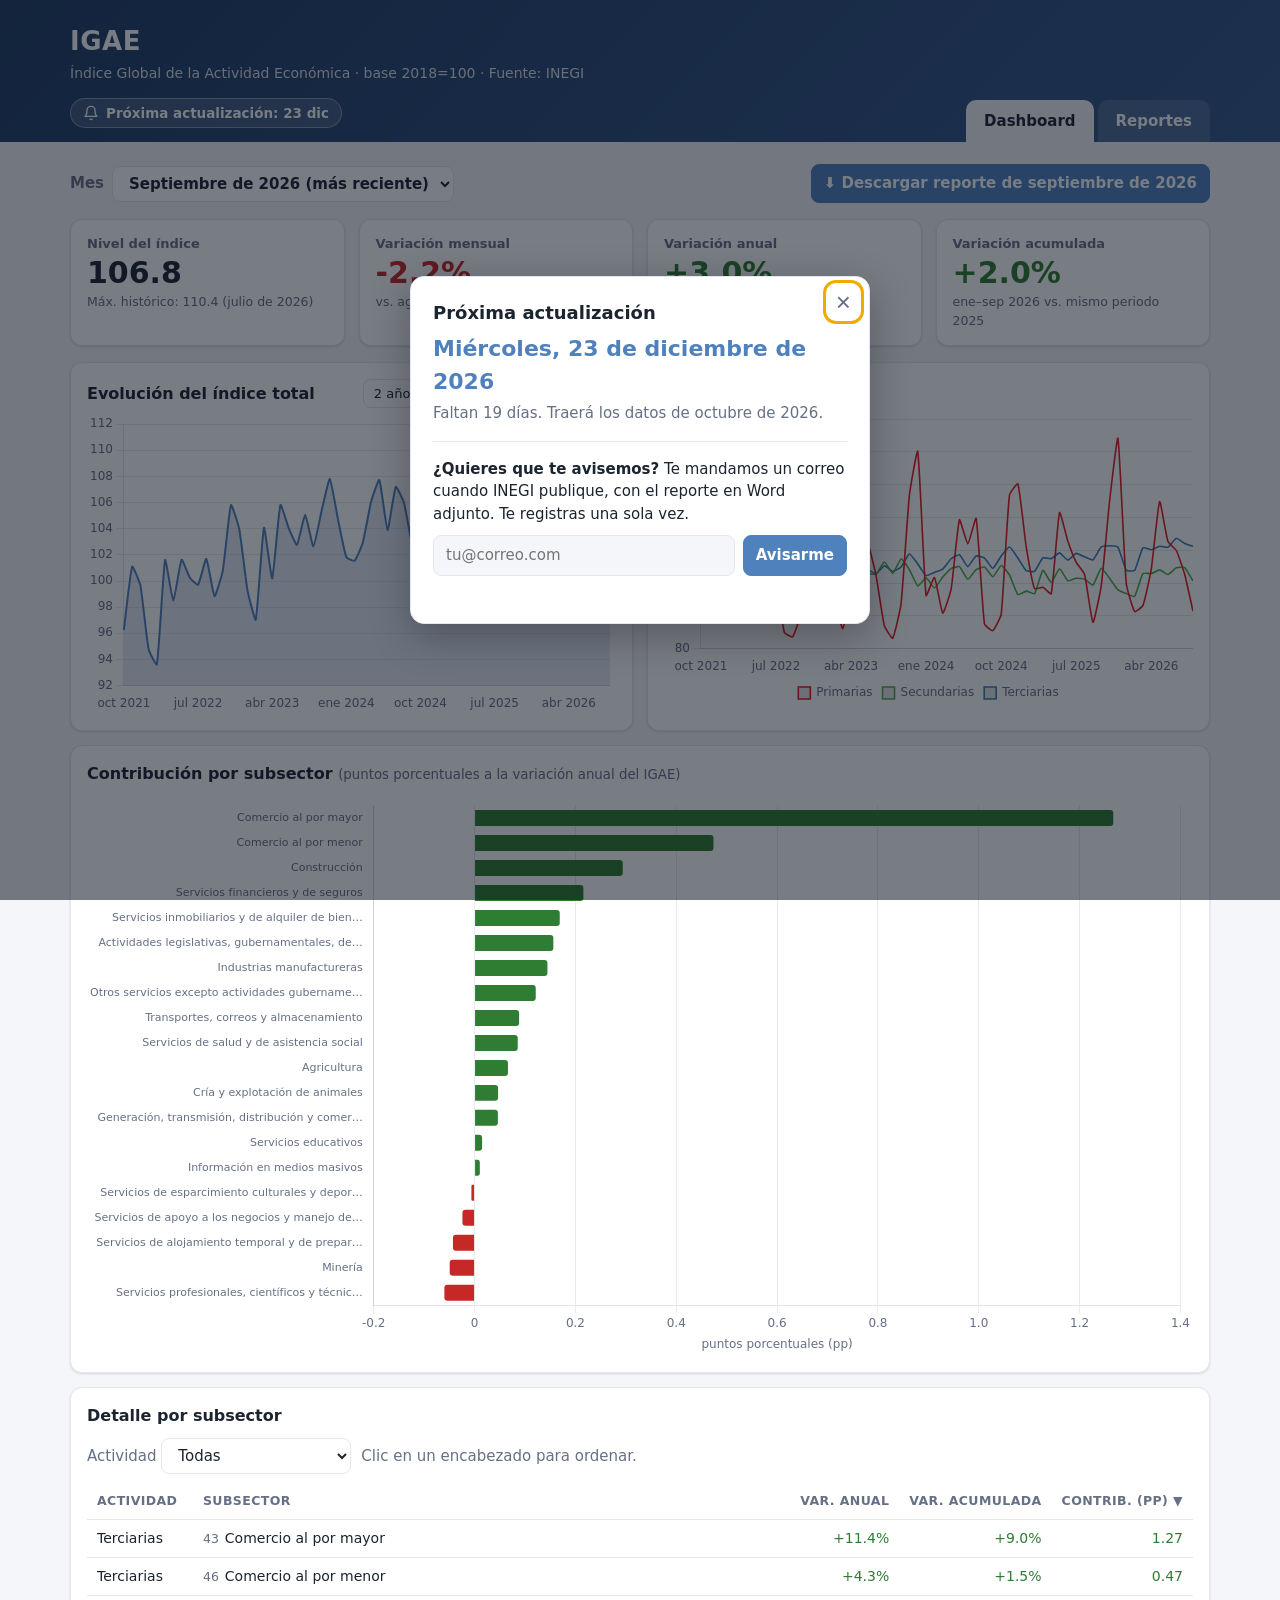
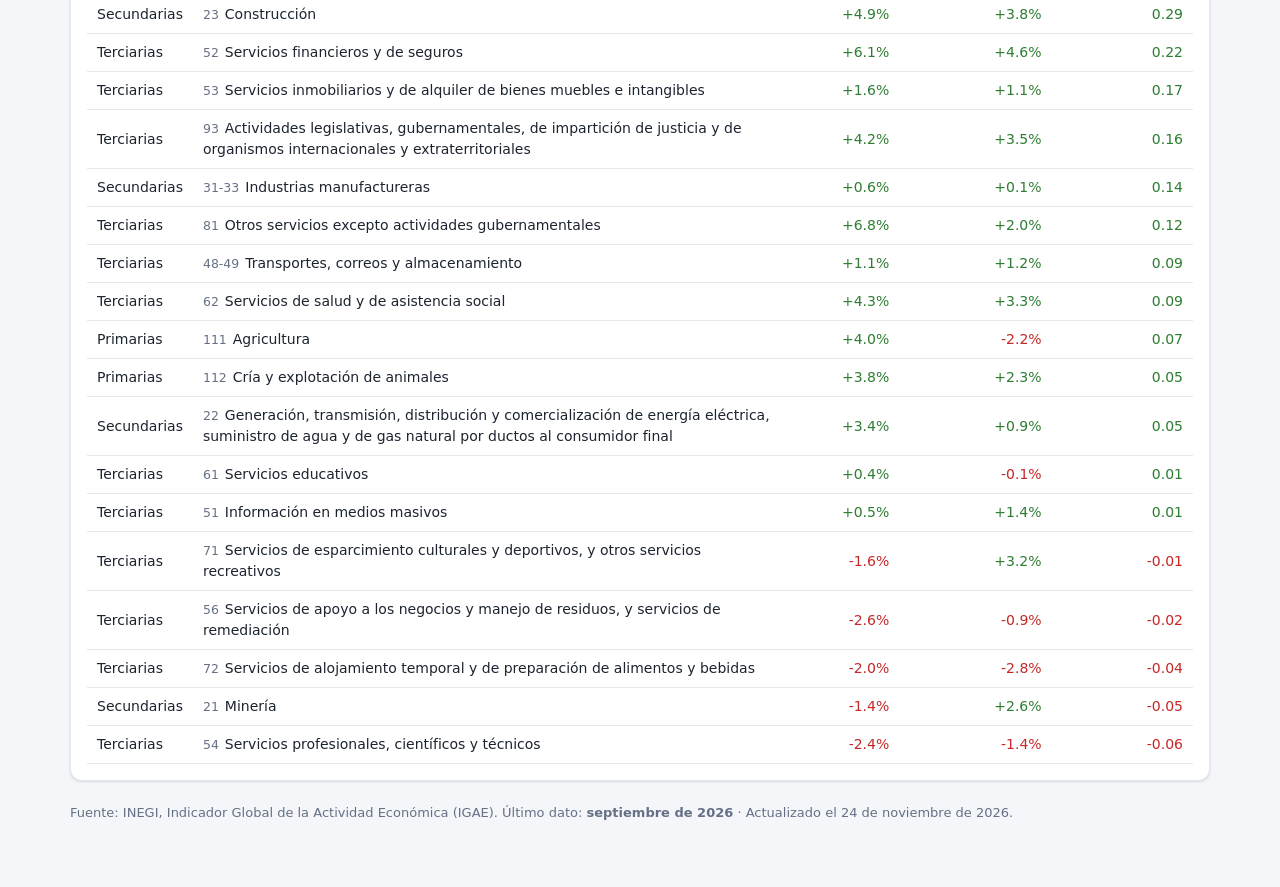
<file: docs/index.html>
<!doctype html>
<html lang="es">
<head>
  <meta charset="utf-8">
  <meta name="viewport" content="width=device-width, initial-scale=1">
  <title>IGAE · Dashboard y reportes</title>
  <meta name="description" content="Dashboard del Índice Global de la Actividad Económica (IGAE) y descarga de reportes mensuales.">
  <link rel="stylesheet" href="style.css">
</head>
<body>
  <header class="top">
    <div class="wrap">
      <div>
        <h1>IGAE</h1>
        <p class="sub">Índice Global de la Actividad Económica · base 2018=100 · Fuente: INEGI</p>
        <button type="button" id="btn-aviso" class="chip-aviso" hidden aria-haspopup="dialog">
          <svg viewBox="0 0 24 24" width="16" height="16" aria-hidden="true" fill="none" stroke="currentColor" stroke-width="2" stroke-linecap="round" stroke-linejoin="round"><path d="M18 8a6 6 0 0 0-12 0c0 7-3 9-3 9h18s-3-2-3-9"/><path d="M13.7 21a2 2 0 0 1-3.4 0"/></svg>
          <span id="aviso-chip-txt"></span>
        </button>
      </div>
      <nav class="tabs" role="tablist" aria-label="Secciones">
        <button role="tab" id="tab-dashboard" aria-controls="panel-dashboard" aria-selected="true">Dashboard</button>
        <button role="tab" id="tab-reportes" aria-controls="panel-reportes" aria-selected="false">Reportes</button>
      </nav>
    </div>
  </header>

  <main class="wrap">
    <div id="error" class="error" hidden></div>

    <!-- ===================== DASHBOARD ===================== -->
    <section id="panel-dashboard" role="tabpanel" aria-labelledby="tab-dashboard">
      <div class="toolbar">
        <label>Mes
          <select id="sel-mes" aria-label="Mes a consultar"></select>
        </label>
        <a id="btn-reporte" class="btn" href="#" hidden></a>
      </div>

      <div class="kpis" id="kpis" aria-live="polite"></div>

      <div class="grid2">
        <div class="card">
          <div class="card-head">
            <h2>Evolución del índice total</h2>
            <div class="seg" id="rango" role="group" aria-label="Rango de la gráfica">
              <button data-m="24" aria-pressed="false">2 años</button>
              <button data-m="60" aria-pressed="true">5 años</button>
              <button data-m="120" aria-pressed="false">10 años</button>
              <button data-m="0" aria-pressed="false">Todo</button>
            </div>
          </div>
          <div class="chart-box"><canvas id="ch-total" role="img" aria-label="Evolución del IGAE total"></canvas></div>
        </div>
        <div class="card">
          <div class="card-head"><h2>Por gran actividad</h2></div>
          <div class="chart-box"><canvas id="ch-act" role="img" aria-label="Evolución del IGAE por gran actividad"></canvas></div>
        </div>
      </div>

      <div class="card">
        <h2>Contribución por subsector <small>(puntos porcentuales a la variación anual del IGAE)</small></h2>
        <div class="chart-box tall"><canvas id="ch-contrib" role="img" aria-label="Contribución de cada subsector a la variación anual"></canvas></div>
      </div>

      <div class="card">
        <h2>Detalle por subsector</h2>
        <div class="filters">
          <label>Actividad
            <select id="f-act" aria-label="Filtrar por actividad">
              <option value="">Todas</option>
              <option>Primarias</option>
              <option>Secundarias</option>
              <option>Terciarias</option>
            </select>
          </label>
          <span>Clic en un encabezado para ordenar.</span>
        </div>
        <div class="table-wrap">
          <table id="tbl-sub">
            <thead>
              <tr>
                <th class="sortable" data-k="actividad">Actividad</th>
                <th class="sortable" data-k="nombre">Subsector</th>
                <th class="sortable num" data-k="var_anual">Var. anual</th>
                <th class="sortable num" data-k="var_acum">Var. acumulada</th>
                <th class="sortable num" data-k="contrib">Contrib. (pp)</th>
              </tr>
            </thead>
            <tbody></tbody>
          </table>
        </div>
      </div>
    </section>

    <!-- ===================== REPORTES ===================== -->
    <section id="panel-reportes" role="tabpanel" aria-labelledby="tab-reportes" hidden>
      <div class="card">
        <h2>Reportes mensuales (Word)</h2>
        <p class="hint">Se generan automáticamente cuando INEGI publica datos nuevos. Elige el mes y descárgalo.</p>
        <div class="table-wrap">
          <table id="tbl-rep">
            <thead><tr><th>Mes</th><th>Archivo</th><th class="num">Tamaño</th><th></th></tr></thead>
            <tbody></tbody>
          </table>
        </div>
      </div>
    </section>

    <footer id="pie"></footer>
  </main>

  <dialog id="dlg-aviso" aria-labelledby="aviso-titulo">
    <form method="dialog" class="dlg-close"><button aria-label="Cerrar">×</button></form>
    <h2 id="aviso-titulo">Próxima actualización</h2>
    <p class="aviso-fecha" id="aviso-fecha"></p>
    <p class="aviso-det" id="aviso-det"></p>
    <div id="aviso-sub" hidden>
      <hr>
      <p class="aviso-q"><strong>¿Quieres que te avisemos?</strong> Te mandamos un correo cuando INEGI publique, con el reporte en Word adjunto. Te registras una sola vez.</p>
      <form id="form-sub" novalidate>
        <label for="inp-email" class="sr">Correo electrónico</label>
        <div class="row">
          <input id="inp-email" type="email" inputmode="email" autocomplete="email" placeholder="tu@correo.com" required maxlength="254">
          <button class="btn" type="submit" id="btn-sub">Avisarme</button>
        </div>
      </form>
      <p id="sub-msg" class="sub-msg" role="status" aria-live="polite"></p>
    </div>
  </dialog>

  <script src="vendor/chart.umd.min.js"></script>
  <script src="app.js"></script>
</body>
</html>
</file>
<file: docs/style.css>
:root {
  --bg: #f4f6fa;
  --card: #ffffff;
  --text: #1c2430;
  --muted: #667085;
  --border: #e3e8ef;
  --blue: #4f81bd;
  --blue-dark: #1f3b63;
  --pos: #2e7d32;
  --neg: #c62828;
  --grid: #e8ecf2;
  --chip: #eaf1fb;
  --shadow: 0 1px 2px rgba(16, 24, 40, .06), 0 1px 3px rgba(16, 24, 40, .08);
}
@media (prefers-color-scheme: dark) {
  :root {
    --bg: #0f1722;
    --card: #172131;
    --text: #e6ebf2;
    --muted: #9aa7b8;
    --border: #263449;
    --blue: #7fa7d9;
    --blue-dark: #0d1a2b;
    --pos: #66bb6a;
    --neg: #ef5350;
    --grid: #263449;
    --chip: #1f2d44;
    --shadow: none;
  }
}
* { box-sizing: border-box; }
html { -webkit-text-size-adjust: 100%; }
body {
  margin: 0; background: var(--bg); color: var(--text);
  font: 15px/1.5 system-ui, -apple-system, "Segoe UI", Roboto, "Helvetica Neue", Arial, sans-serif;
}
.wrap { max-width: 1180px; margin: 0 auto; padding: 0 20px; }

/* Encabezado */
.top { background: linear-gradient(135deg, var(--blue-dark), #35598c); color: #fff; }
.top .wrap { display: flex; align-items: flex-end; justify-content: space-between; gap: 16px; flex-wrap: wrap; padding-top: 22px; }
.top h1 { margin: 0; font-size: 26px; letter-spacing: .5px; }
.top .sub { margin: 2px 0 14px; opacity: .85; font-size: 14px; }
.tabs { display: flex; gap: 4px; }
.tabs button {
  appearance: none; border: 0; cursor: pointer; font: inherit; font-weight: 600;
  padding: 10px 18px; border-radius: 10px 10px 0 0;
  background: rgba(255,255,255,.12); color: #fff;
}
.tabs button:hover { background: rgba(255,255,255,.22); }
.tabs button[aria-selected="true"] { background: var(--bg); color: var(--text); }
.tabs button:focus-visible { outline: 3px solid #ffd54f; outline-offset: 2px; }

main.wrap { padding-top: 22px; padding-bottom: 36px; }
[hidden] { display: none !important; }

/* Barra superior del dashboard */
.toolbar { display: flex; flex-wrap: wrap; gap: 12px; align-items: center; justify-content: space-between; margin-bottom: 16px; }
.toolbar label { display: flex; align-items: center; gap: 8px; color: var(--muted); font-weight: 600; }
select, .btn, .seg button, input[type=search] {
  font: inherit; color: var(--text); background: var(--card);
  border: 1px solid var(--border); border-radius: 8px; padding: 7px 12px;
}
select { padding-right: 8px; min-width: 190px; }
.btn { text-decoration: none; font-weight: 600; background: var(--blue); border-color: var(--blue); color: #fff; cursor: pointer; display: inline-block; }
.btn:hover { filter: brightness(.95); }
.btn.sec { background: var(--card); color: var(--blue); }
:focus-visible { outline: 3px solid #f2a900; outline-offset: 2px; }

/* KPIs */
.kpis { display: grid; grid-template-columns: repeat(4, 1fr); gap: 14px; margin-bottom: 16px; }
.kpi { background: var(--card); border: 1px solid var(--border); border-radius: 12px; padding: 14px 16px; box-shadow: var(--shadow); }
.kpi .k-label { color: var(--muted); font-size: 13px; font-weight: 600; }
.kpi .k-value { font-size: 30px; font-weight: 700; line-height: 1.2; margin-top: 2px; font-variant-numeric: tabular-nums; }
.kpi .k-note { color: var(--muted); font-size: 12.5px; margin-top: 2px; }
.pos { color: var(--pos); } .neg { color: var(--neg); }
.badge { display: inline-block; font-size: 11.5px; font-weight: 700; background: var(--chip); color: var(--blue); border-radius: 999px; padding: 1px 8px; margin-left: 6px; vertical-align: middle; }

/* Tarjetas / gráficas */
.grid2 { display: grid; grid-template-columns: 1fr 1fr; gap: 14px; margin-bottom: 14px; }
.card { background: var(--card); border: 1px solid var(--border); border-radius: 12px; padding: 16px; box-shadow: var(--shadow); margin-bottom: 14px; min-width: 0; }
.grid2 .card { margin-bottom: 0; }
.card h2 { margin: 0 0 10px; font-size: 16px; }
.card h2 small { color: var(--muted); font-weight: 500; }
.card-head { display: flex; justify-content: space-between; align-items: center; gap: 8px; flex-wrap: wrap; margin-bottom: 6px; }
.card-head h2 { margin: 0; }
.chart-box { position: relative; height: 300px; }
.chart-box.tall { height: 560px; }
.seg { display: inline-flex; }
.seg button { border-radius: 0; margin-left: -1px; padding: 4px 10px; font-size: 13px; cursor: pointer; }
.seg button:first-child { border-radius: 8px 0 0 8px; margin-left: 0; }
.seg button:last-child { border-radius: 0 8px 8px 0; }
.seg button[aria-pressed="true"] { background: var(--blue); border-color: var(--blue); color: #fff; }

/* Tablas */
.table-wrap { overflow-x: auto; }
table { width: 100%; border-collapse: collapse; font-size: 14px; }
th, td { padding: 8px 10px; text-align: left; border-bottom: 1px solid var(--border); }
th { color: var(--muted); font-weight: 700; font-size: 12.5px; text-transform: uppercase; letter-spacing: .4px; white-space: nowrap; background: var(--card); }
th.num, td.num { text-align: right; font-variant-numeric: tabular-nums; white-space: nowrap; }
th.sortable { cursor: pointer; user-select: none; }
th.sortable:hover { color: var(--text); }
th[aria-sort="ascending"]::after { content: " ▲"; }
th[aria-sort="descending"]::after { content: " ▼"; }
tbody tr:hover td { background: var(--chip); }
td .cod { color: var(--muted); font-size: 12.5px; margin-right: 6px; }
.filters { display: flex; gap: 10px; align-items: center; flex-wrap: wrap; margin-bottom: 10px; color: var(--muted); }

.hint { color: var(--muted); margin: 0 0 14px; }
.error { background: #fdecea; color: #7a1c14; border: 1px solid #f5c2bd; border-radius: 10px; padding: 14px 16px; margin-bottom: 16px; }
footer { color: var(--muted); font-size: 13px; padding: 8px 0 28px; }
footer a { color: var(--blue); }

/* Aviso de próxima actualización + suscripción */
.chip-aviso {
  display: inline-flex; align-items: center; gap: 7px; margin: 0 0 14px; cursor: pointer;
  font: inherit; font-size: 13.5px; font-weight: 600; color: #fff;
  background: rgba(255,255,255,.14); border: 1px solid rgba(255,255,255,.35); border-radius: 999px; padding: 4px 12px;
}
.chip-aviso:hover { background: rgba(255,255,255,.24); }
.chip-aviso:focus-visible { outline: 3px solid #ffd54f; outline-offset: 2px; }
dialog#dlg-aviso {
  width: min(460px, calc(100vw - 28px)); border: 1px solid var(--border); border-radius: 14px; padding: 22px 22px 18px;
  background: var(--card); color: var(--text); box-shadow: 0 12px 40px rgba(0,0,0,.28);
}
dialog#dlg-aviso::backdrop { background: rgba(10, 18, 30, .55); }
dialog h2 { margin: 0 0 6px; font-size: 18px; }
.dlg-close { position: absolute; top: 8px; right: 10px; margin: 0; }
.dlg-close button { border: 0; background: transparent; color: var(--muted); font-size: 26px; line-height: 1; cursor: pointer; padding: 4px 8px; border-radius: 8px; }
.dlg-close button:hover { background: var(--chip); }
.aviso-fecha { margin: 0; font-size: 22px; font-weight: 700; color: var(--blue); }
.aviso-det { margin: 4px 0 0; color: var(--muted); }
#aviso-sub hr { border: 0; border-top: 1px solid var(--border); margin: 16px 0; }
.aviso-q { margin: 0 0 10px; }
#form-sub .row { display: flex; gap: 8px; }
#form-sub input { flex: 1; min-width: 0; font: inherit; color: var(--text); background: var(--bg); border: 1px solid var(--border); border-radius: 8px; padding: 8px 12px; }
#form-sub .btn { border: 1px solid var(--blue); }
.sub-msg { min-height: 1.5em; margin: 8px 0 0; font-size: 14px; }
.sub-msg.ok { color: var(--pos); } .sub-msg.err { color: var(--neg); }
.linklike { border: 0; background: none; padding: 0; font: inherit; color: var(--blue); text-decoration: underline; cursor: pointer; }
.sr { position: absolute; width: 1px; height: 1px; overflow: hidden; clip: rect(0 0 0 0); white-space: nowrap; }
.btn[disabled] { opacity: .6; cursor: progress; }
@media (max-width: 900px) {
  .kpis { grid-template-columns: repeat(2, 1fr); }
  .grid2 { grid-template-columns: 1fr; }
  .grid2 .card { margin-bottom: 0; }
  .chart-box.tall { height: 620px; }
}
@media (max-width: 520px) {
  .wrap { padding: 0 14px; }
  .kpi .k-value { font-size: 24px; }
  .top h1 { font-size: 22px; }
  select { min-width: 0; width: 100%; }
  #tbl-sub th:nth-child(1), #tbl-sub td:nth-child(1) { display: none; }  /* la actividad se filtra con el selector */
  .toolbar label { width: 100%; }
}
</file>
